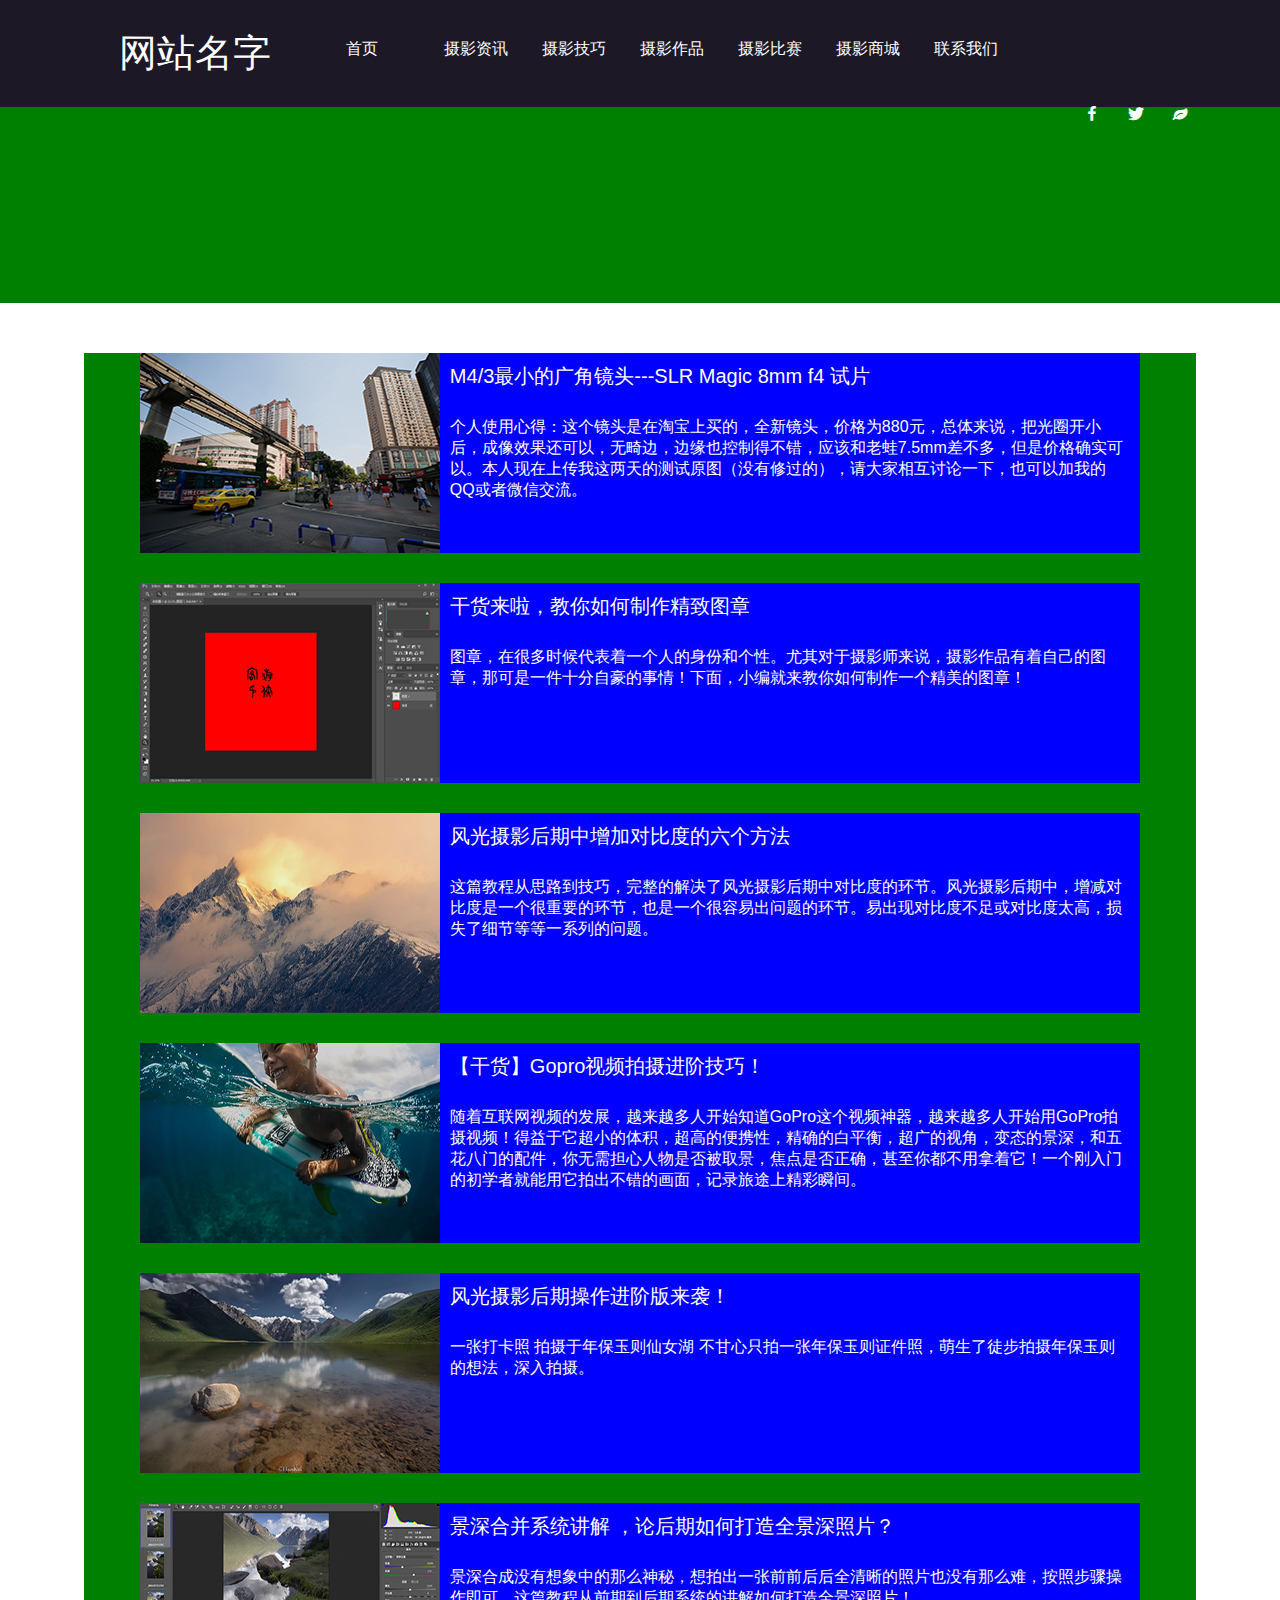
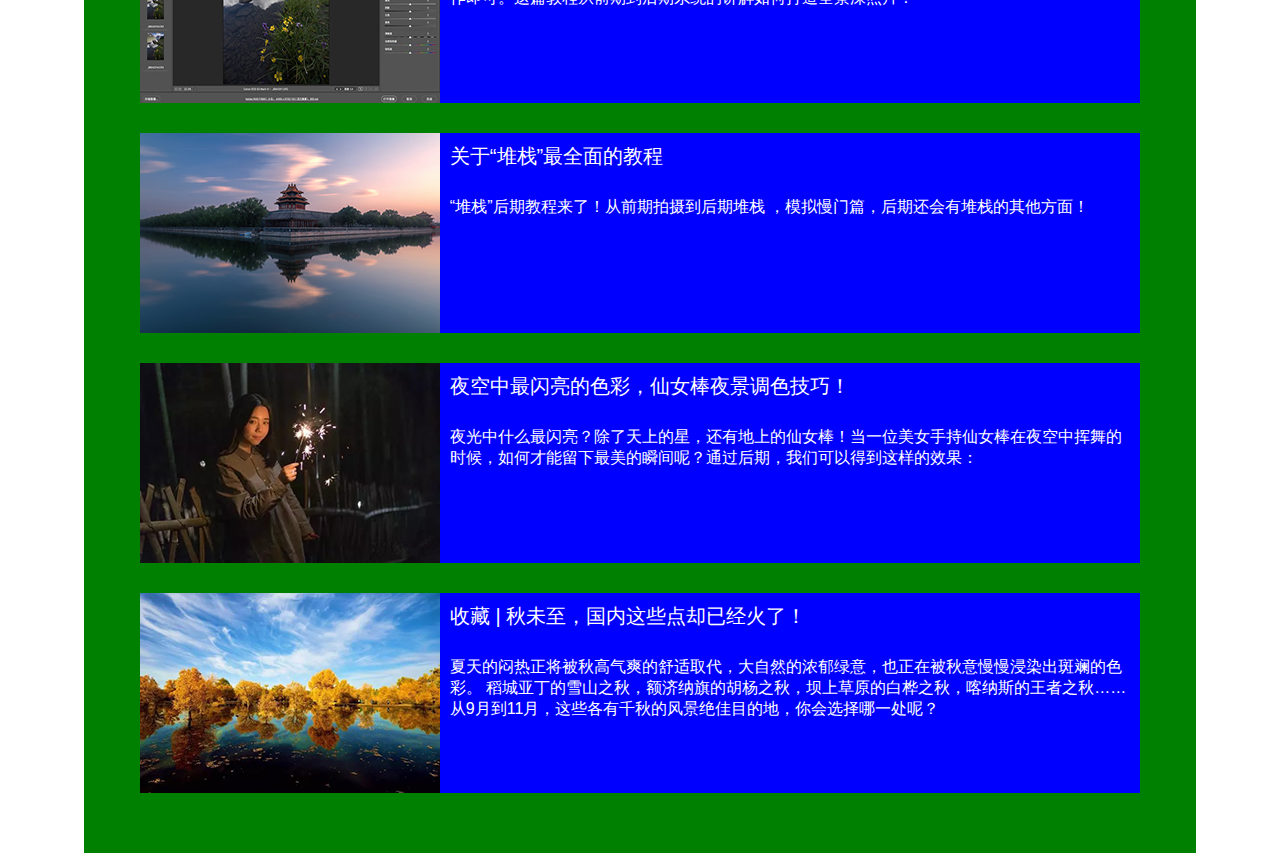
<file: jiqiao.html>
<!DOCTYPE html>
<html lang="en">
<head>
    <meta charset="UTF-8">
    <title>技巧</title>
    <link rel="stylesheet" href="css/jiqiao.css">
    <link rel="stylesheet" href="iconfont/iconfont.css">
</head>
<body>
<header>
    <div class="name">网站名字</div>
    <ul class="daohang">
        <li>首页</li>
        <li>摄影资讯</li>
        <li>摄影技巧</li>
        <li>摄影作品</li>
        <li>摄影比赛</li>
        <li>摄影商城</li>
        <li>联系我们</li>
    </ul>
    <ul class="iconbox">
        <li class="iconfont icon-facebookf"></li>
        <li class="iconfont icon-tuite"></li>
        <li class="iconfont icon-leaf"></li>
    </ul>
</header>
<!--banner开始-->
<section class="banner">

</section>
<!--banner结束-->
<!--技巧开始-->
<section class="jiqiao-box">
  <ul class="jiqiao">
      <li>
          <div class="tupian">
              <img src="img/9726706af473e884468d9b031c23ab73.jpg" alt="">
          </div>
          <div class="zhengwen">
             <span class="title">M4/3最小的广角镜头---SLR Magic 8mm f4 试片</span>
              <span class="neirong">个人使用心得：这个镜头是在淘宝上买的，全新镜头，价格为880元，总体来说，把光圈开小后，成像效果还可以，无畸边，边缘也控制得不错，应该和老蛙7.5mm差不多，但是价格确实可以。本人现在上传我这两天的测试原图（没有修过的），请大家相互讨论一下，也可以加我的QQ或者微信交流。

</span>
          </div>
      </li>
      <li>
          <div class="tupian">
              <img src="img/NB1$F@(_7Q(U4}{~A2$BT)J.png" alt="">
          </div>
          <div class="zhengwen">
              <span class="title">干货来啦，教你如何制作精致图章</span>
              <span class="neirong">
图章，在很多时候代表着一个人的身份和个性。尤其对于摄影师来说，摄影作品有着自己的图章，那可是一件十分自豪的事情！下面，小编就来教你如何制作一个精美的图章！

</span>
          </div>
      </li>
      <li>
          <div class="tupian">
              <img src="img/o_1bpo479jug7qbgn1e9c1uli17kg9.png" alt="">
          </div>
          <div class="zhengwen">
              <span class="title">风光摄影后期中增加对比度的六个方法</span>
              <span class="neirong">
这篇教程从思路到技巧，完整的解决了风光摄影后期中对比度的环节。风光摄影后期中，增减对比度是一个很重要的环节，也是一个很容易出问题的环节。易出现对比度不足或对比度太高，损失了细节等等一系列的问题。
</span>
          </div>
      </li>
      <li>
          <div class="tupian">
              <img src="img/8bc4fbe055e5bcc6be3348fa7d314bba.jpg" alt="">
          </div>
          <div class="zhengwen">
              <span class="title">【干货】Gopro视频拍摄进阶技巧！</span>
              <span class="neirong">随着互联网视频的发展，越来越多人开始知道GoPro这个视频神器，越来越多人开始用GoPro拍摄视频！得益于它超小的体积，超高的便携性，精确的白平衡，超广的视角，变态的景深，和五花八门的配件，你无需担心人物是否被取景，焦点是否正确，甚至你都不用拿着它！一个刚入门的初学者就能用它拍出不错的画面，记录旅途上精彩瞬间。</span>
          </div>
      </li>
      <li>
          <div class="tupian">
              <img src="img/o_1bpd2vuks1aiaepc3eq179eh469.jpg" alt="">
          </div>
          <div class="zhengwen">
              <span class="title">风光摄影后期操作进阶版来袭！</span>
              <span class="neirong">一张打卡照

拍摄于年保玉则仙女湖

不甘心只拍一张年保玉则证件照，萌生了徒步拍摄年保玉则的想法，深入拍摄。</span>
          </div>
      </li>
      <li>
          <div class="tupian">
              <img src="img/4f7d9a70bff0bb6719392317f08ad082.jpg" alt="">
          </div>
          <div class="zhengwen">
              <span class="title">景深合并系统讲解 ，论后期如何打造全景深照片？</span>
              <span class="neirong">景深合成没有想象中的那么神秘，想拍出一张前前后后全清晰的照片也没有那么难，按照步骤操作即可。这篇教程从前期到后期系统的讲解如何打造全景深照片！</span>
          </div>
      </li>
      <li>
          <div class="tupian">
              <img src="img/15184142.jpg" alt="">
          </div>
          <div class="zhengwen">
              <span class="title">关于“堆栈”最全面的教程</span>
              <span class="neirong">“堆栈”后期教程来了！从前期拍摄到后期堆栈 ，模拟慢门篇，后期还会有堆栈的其他方面！</span>
          </div>
      </li>
      <li>
          <div class="tupian">
              <img src="img/e9155b023b85682a48edf7587c1024f6.jpg" alt="">
          </div>
          <div class="zhengwen">
              <span class="title">夜空中最闪亮的色彩，仙女棒夜景调色技巧！</span>
              <span class="neirong">夜光中什么最闪亮？除了天上的星，还有地上的仙女棒！当一位美女手持仙女棒在夜空中挥舞的时候，如何才能留下最美的瞬间呢？通过后期，我们可以得到这样的效果：</span>
          </div>
      </li>
      <li>
          <div class="tupian">
              <img src="img/b4d892ab9dff243231521c88dd84a1e0.jpg" alt="">
          </div>
          <div class="zhengwen">
              <span class="title">收藏 | 秋未至，国内这些点却已经火了！</span>
              <span class="neirong">夏天的闷热正将被秋高气爽的舒适取代，大自然的浓郁绿意，也正在被秋意慢慢浸染出斑斓的色彩。

稻城亚丁的雪山之秋，额济纳旗的胡杨之秋，坝上草原的白桦之秋，喀纳斯的王者之秋……

从9月到11月，这些各有千秋的风景绝佳目的地，你会选择哪一处呢？

</span>
          </div>
      </li>
  </ul>
</section>
<!--技巧结束-->


</body>
</html>
</file>
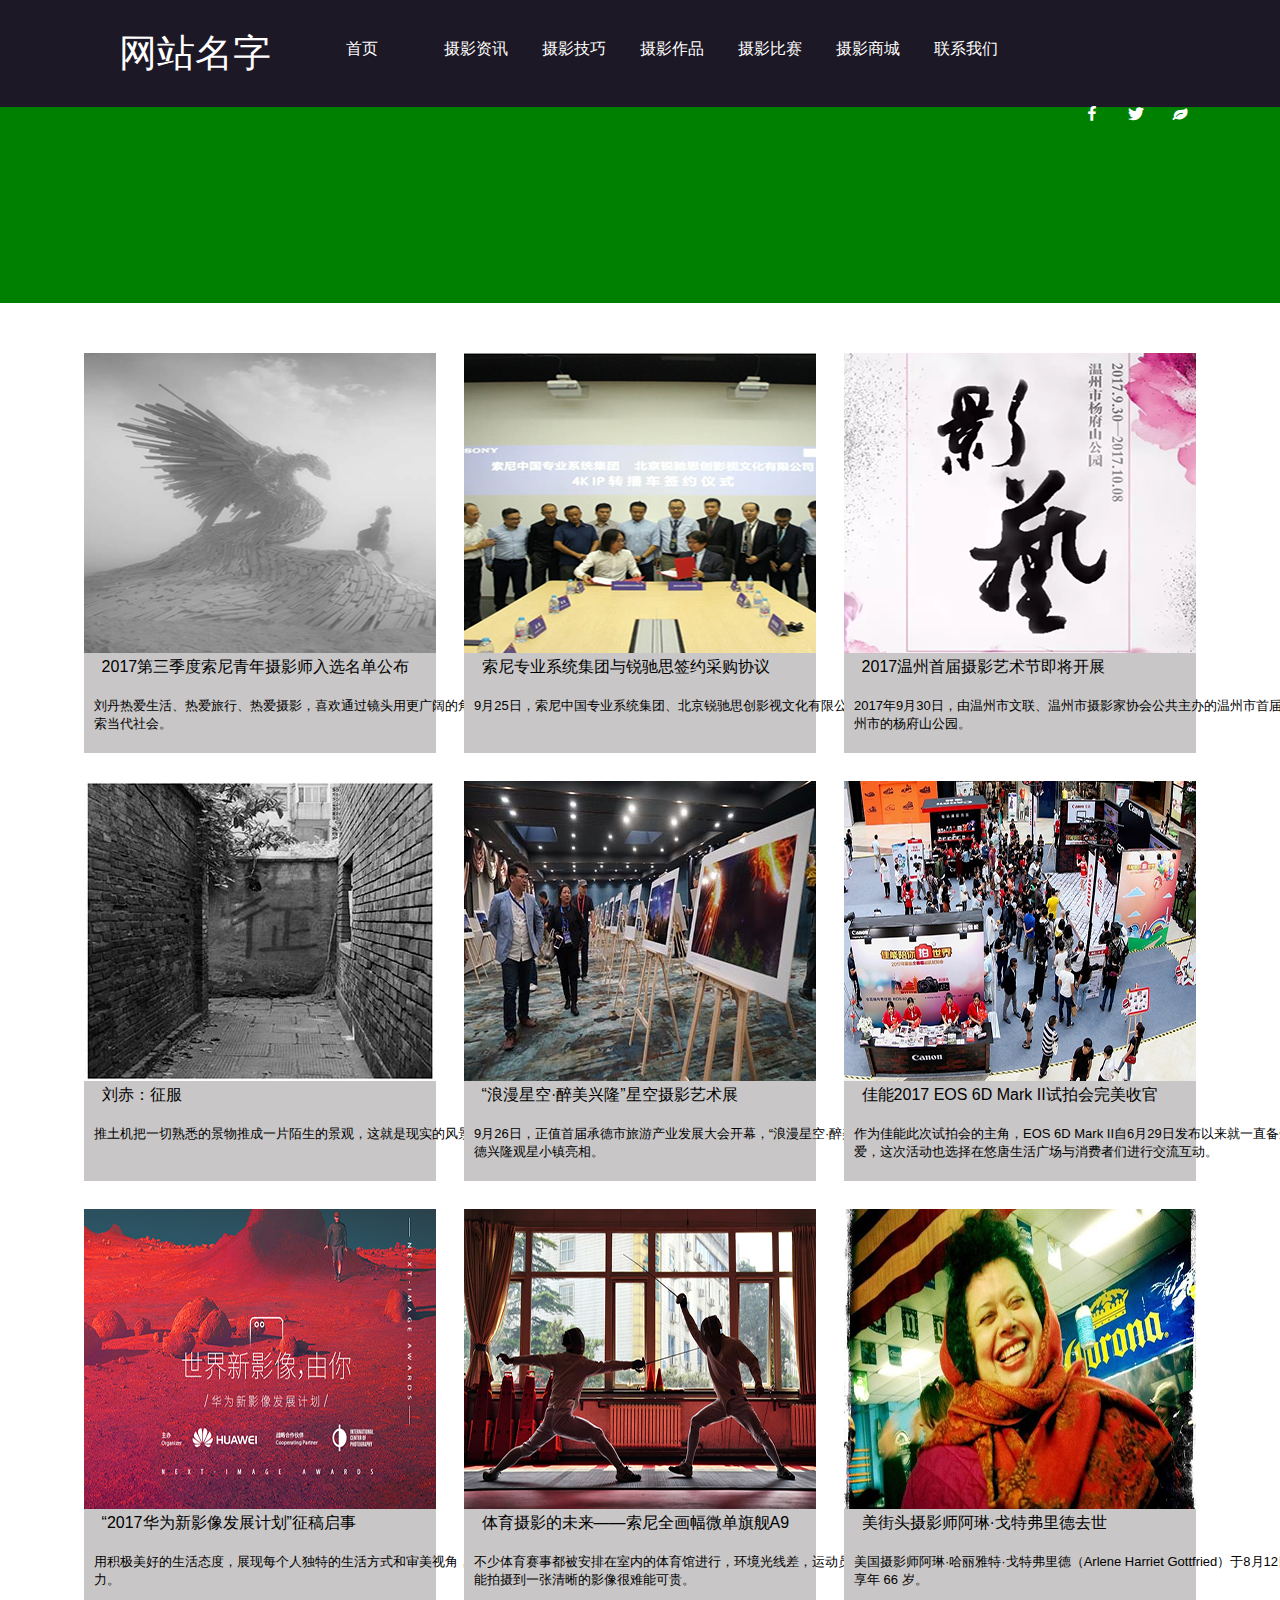
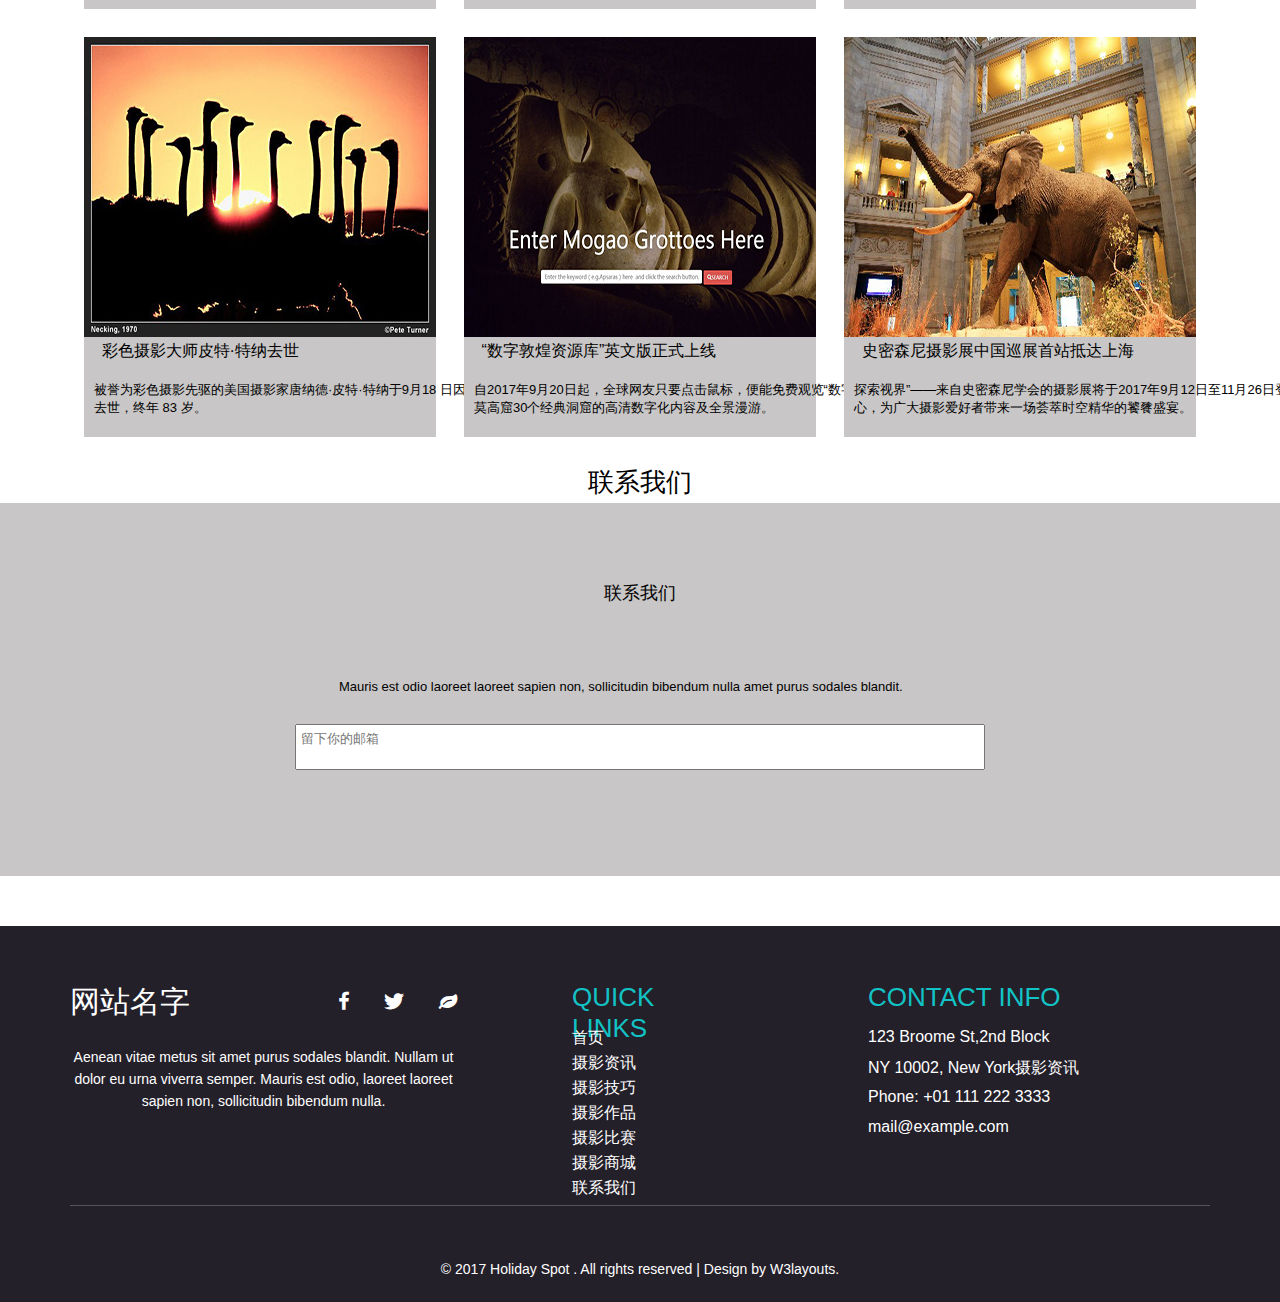
<file: zixun.html>
<!doctype html>
<html lang="en">
<head>
    <meta charset="UTF-8">
    <meta name="viewport"
          content="width=device-width, user-scalable=no, initial-scale=1.0, maximum-scale=1.0, minimum-scale=1.0">
    <meta http-equiv="X-UA-Compatible" content="ie=edge">
    <title>资讯</title>
    <link rel="stylesheet" href="css/zixun.css">
    <link rel="stylesheet" href="iconfont/iconfont.css">
</head>
<body>
<header>
    <div class="name">网站名字</div>
    <ul class="daohang">
        <li>首页</li>
        <li>摄影资讯</li>
        <li>摄影技巧</li>
        <li>摄影作品</li>
        <li>摄影比赛</li>
        <li>摄影商城</li>
        <li>联系我们</li>
    </ul>
    <ul class="iconbox">
        <li class="iconfont icon-facebookf"></li>
        <li class="iconfont icon-tuite"></li>
        <li class="iconfont icon-leaf"></li>
    </ul>
</header>
<!--banner开始-->
<section class="banner">

</section>
<!--banner结束-->
<!--资讯开始-->
<section class="zixun">
 <ul class="zixun-box">
     <li>
         <div class="tupian">
             <img src="img/2017-10-03_125057.png" alt="">
             <span class="title">2017第三季度索尼青年摄影师入选名单公布</span>
             <span class="neirong">刘丹热爱生活、热爱旅行、热爱摄影，喜欢通过镜头用更广阔的角度去认知世界，去探索未知领域，去思索当代社会。</span>
         </div>
     </li>
     <li>
         <div class="tupian">
             <img src="img/2017-10-03_130541.png" alt="">
             <span class="title">索尼专业系统集团与锐驰思签约采购协议</span>
             <span class="neirong">9月25日，索尼中国专业系统集团、北京锐驰思创影视文化有限公司联合发布签约4K/IP转播车采购协议。</span>
         </div>
     </li>
     <li>
         <div class="tupian">
             <img src="img/1506499940735583_02.png" alt="">
             <span class="title">2017温州首届摄影艺术节即将开展</span>
             <span class="neirong">2017年9月30日，由温州市文联、温州市摄影家协会公共主办的温州市首届摄影艺术节即将亮相浙江省温州市的杨府山公园。</span>
         </div>
     </li>
     <li>
         <div class="tupian">
             <img src="img/1506497162295914.jpg" alt="">
             <span class="title">刘赤：征服</span>
             <span class="neirong">推土机把一切熟悉的景物推成一片陌生的景观，这就是现实的风景！</span>
         </div>
     </li>
     <li>
         <div class="tupian">
             <img src="img/1506418265978826.jpg" alt="">
             <span class="title">“浪漫星空·醉美兴隆”星空摄影艺术展</span>
             <span class="neirong">9月26日，正值首届承德市旅游产业发展大会开幕，“浪漫星空·醉美兴隆星空”摄影艺术展也同期在河北承德兴隆观星小镇亮相。</span>
         </div>
     </li>
     <li>
         <div class="tupian">
             <img src="img/1506408898658379.jpg" alt="">
             <span class="title">佳能2017 EOS 6D Mark II试拍会完美收官</span>
             <span class="neirong">作为佳能此次试拍会的主角，EOS 6D Mark II自6月29日发布以来就一直备受摄影爱好者们的追捧与喜爱，这次活动也选择在悠唐生活广场与消费者们进行交流互动。</span>
         </div>
     </li>
     <li>
         <div class="tupian">
             <img src="img/2017-10-03_174444.png" alt="">
             <span class="title">“2017华为新影像发展计划”征稿启事</span>
             <span class="neirong">用积极美好的生活态度，展现每个人独特的生活方式和审美视角，传播华为手机以文化加持科技的影像魅力。</span>
         </div>
     </li>
     <li>
         <div class="tupian">
             <img src="img/1506505804702251.png" alt="">
             <span class="title">体育摄影的未来——索尼全画幅微单旗舰A9</span>
             <span class="neirong">不少体育赛事都被安排在室内的体育馆进行，环境光线差，运动员快节奏是让很多体育摄影师头疼的问题,能拍摄到一张清晰的影像很难能可贵。</span>
         </div>
     </li>
     <li>
         <div class="tupian">
             <img src="img/1506408356278312.jpg" alt="">
             <span class="title">美街头摄影师阿琳·戈特弗里德去世</span>
             <span class="neirong">美国摄影师阿琳·哈丽雅特·戈特弗里德（Arlene Harriet Gottfried）于8月12日在美国的曼哈顿家中去世，享年 66 岁。</span>
         </div>
     </li>
     <li>
         <div class="tupian">
             <img src="img/1506406030776134.jpg" alt="">
             <span class="title">彩色摄影大师皮特·特纳去世</span>
             <span class="neirong">被誉为彩色摄影先驱的美国摄影家唐纳德·皮特·特纳于9月18 日因癌症在位于纽约州长岛温斯科特的家中去世，终年 83 岁。</span>
         </div>
     </li>
     <li>
         <div class="tupian">
             <img src="img/1506062630887167.jpg" alt="">
             <span class="title">“数字敦煌资源库”英文版正式上线</span>
             <span class="neirong">自2017年9月20日起，全球网友只要点击鼠标，便能免费观览“数字敦煌资源库”平台第一期的内容，包括莫高窟30个经典洞窟的高清数字化内容及全景漫游。</span>
         </div>
     </li>
     <li>
         <div class="tupian">
             <img src="img/1503628523188309.jpg" alt="">
             <span class="title">史密森尼摄影展中国巡展首站抵达上海</span>
             <span class="neirong">探索视界”——来自史密森尼学会的摄影展将于2017年9月12日至11月26日登陆上海静安雕塑公园艺术中心，为广大摄影爱好者带来一场荟萃时空精华的饕餮盛宴。</span>
         </div>
     </li>
 </ul>
</section>
<!--资讯结束-->
<!--联系我们开始-->
<div class="lianxiwomen">联系我们</div>
<section class="lianxi">
    <span class="lianxi-title">联系我们</span>
    <span class="neirong">Mauris est odio laoreet laoreet sapien non, sollicitudin bibendum nulla amet purus sodales blandit.</span>
    <textarea name="username" id="" cols="30" rows="10" placeholder="留下你的邮箱"></textarea>
</section>
<!--联系我们结束-->
<!--底部开始-->
<footer>
    <div class="dibu">
        <div class="dibu-left">
            <div class="dibu-left-left">网站名字</div>
            <div class="dibu-icon">
                <a href="" class="iconfont icon-facebookf"></a>
                <a href="" class="iconfont icon-tuite"></a>
                <a href="" class="iconfont icon-leaf"></a>
            </div>
            <span class="dibuwenzi">Aenean vitae metus sit amet purus sodales blandit. Nullam ut dolor eu urna viverra semper. Mauris est odio, laoreet laoreet sapien non, sollicitudin bibendum nulla.</span>
        </div>
        <div class="dibu-right">
            <div class="db1">
                <dl class="dibu-right-title1">QUICK LINKS</dl>
                <dd>首页</dd>
                <dd>摄影资讯</dd>
                <dd>摄影技巧</dd>
                <dd>摄影作品</dd>
                <dd>摄影比赛</dd>
                <dd>摄影商城</dd>
                <dd>联系我们</dd>
            </div>
            <div class="db2">
                <dl class="dibu-right-title2">CONTACT INFO</dl>
                <dd>123 Broome St,2nd Block</dd>
                <dd>NY 10002, New York摄影资讯</dd>
                <dd>Phone: +01 111 222 3333</dd>
                <dd>mail@example.com</dd>
            </div>
        </div>
    </div>
    </div>
    <span class="dibu-bottom">&copy 2017 Holiday Spot . All rights reserved | Design by W3layouts.</span>
</footer>
<!--底部结束-->
</body>
</html>
</file>
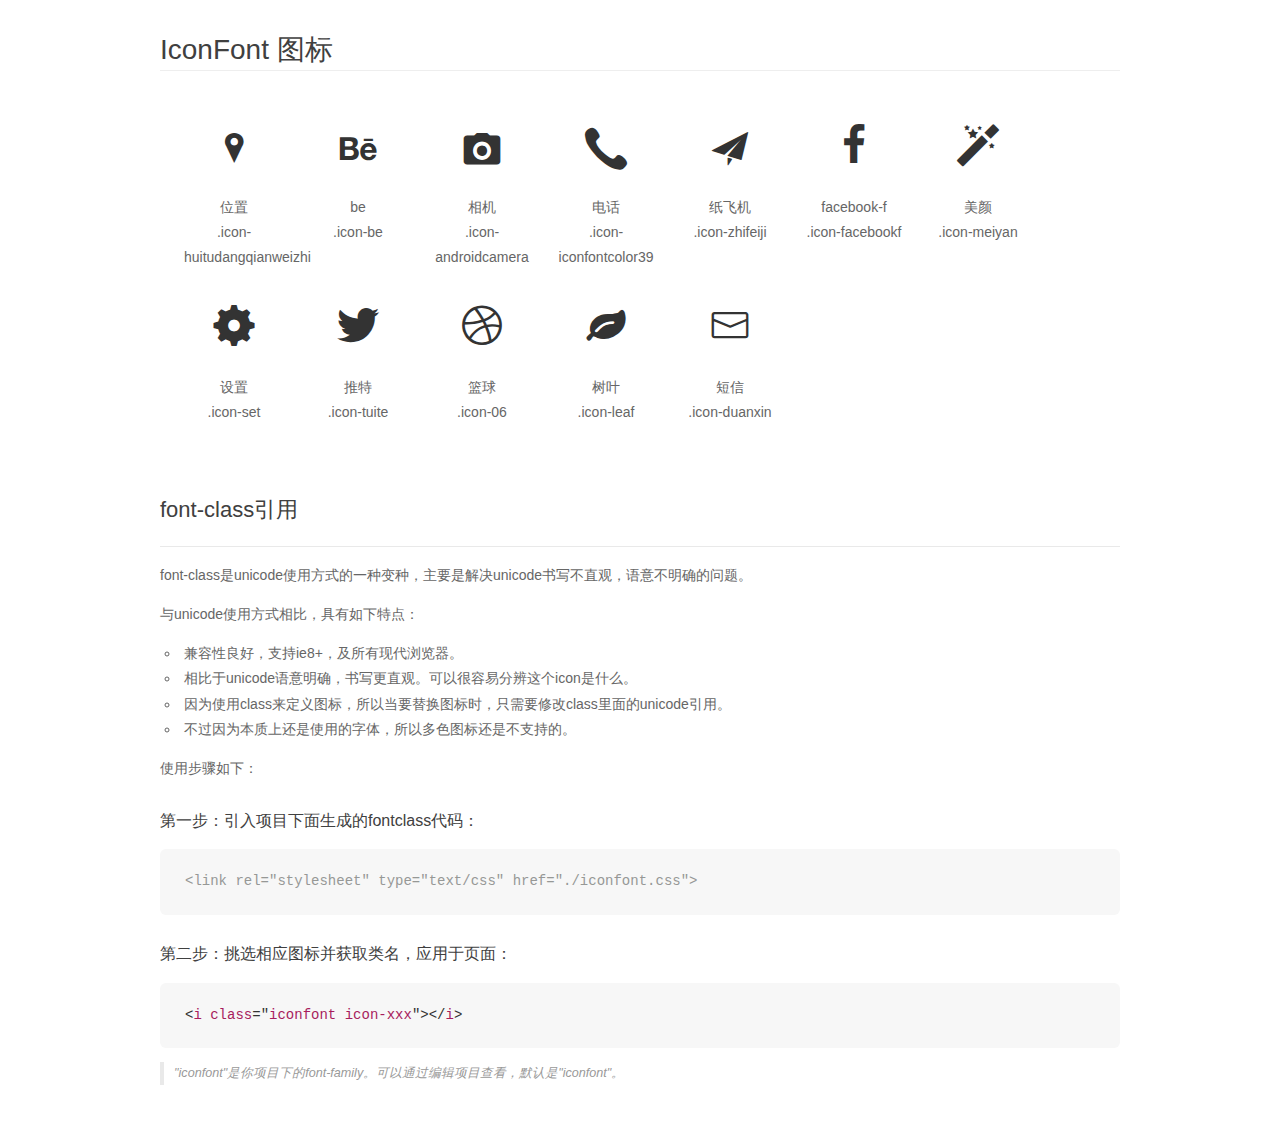
<file: iconfont/demo_fontclass.html>
<!DOCTYPE html>
<html>
<head>
    <meta charset="utf-8"/>
    <title>IconFont</title>
    <link rel="stylesheet" href="demo.css">
    <link rel="stylesheet" href="iconfont.css">
</head>
<body>
    <div class="main markdown">
        <h1>IconFont 图标</h1>
        <ul class="icon_lists clear">
            
                <li>
                <i class="icon iconfont icon-huitudangqianweizhi"></i>
                    <div class="name">位置</div>
                    <div class="fontclass">.icon-huitudangqianweizhi</div>
                </li>
            
                <li>
                <i class="icon iconfont icon-be"></i>
                    <div class="name">be</div>
                    <div class="fontclass">.icon-be</div>
                </li>
            
                <li>
                <i class="icon iconfont icon-androidcamera"></i>
                    <div class="name">相机</div>
                    <div class="fontclass">.icon-androidcamera</div>
                </li>
            
                <li>
                <i class="icon iconfont icon-iconfontcolor39"></i>
                    <div class="name">电话</div>
                    <div class="fontclass">.icon-iconfontcolor39</div>
                </li>
            
                <li>
                <i class="icon iconfont icon-zhifeiji"></i>
                    <div class="name">纸飞机</div>
                    <div class="fontclass">.icon-zhifeiji</div>
                </li>
            
                <li>
                <i class="icon iconfont icon-facebookf"></i>
                    <div class="name">facebook-f</div>
                    <div class="fontclass">.icon-facebookf</div>
                </li>
            
                <li>
                <i class="icon iconfont icon-meiyan"></i>
                    <div class="name">美颜</div>
                    <div class="fontclass">.icon-meiyan</div>
                </li>
            
                <li>
                <i class="icon iconfont icon-set"></i>
                    <div class="name">设置</div>
                    <div class="fontclass">.icon-set</div>
                </li>
            
                <li>
                <i class="icon iconfont icon-tuite"></i>
                    <div class="name">推特</div>
                    <div class="fontclass">.icon-tuite</div>
                </li>
            
                <li>
                <i class="icon iconfont icon-06"></i>
                    <div class="name">篮球</div>
                    <div class="fontclass">.icon-06</div>
                </li>
            
                <li>
                <i class="icon iconfont icon-leaf"></i>
                    <div class="name">树叶</div>
                    <div class="fontclass">.icon-leaf</div>
                </li>
            
                <li>
                <i class="icon iconfont icon-duanxin"></i>
                    <div class="name">短信</div>
                    <div class="fontclass">.icon-duanxin</div>
                </li>
            
        </ul>

        <h2 id="font-class-">font-class引用</h2>
        <hr>

        <p>font-class是unicode使用方式的一种变种，主要是解决unicode书写不直观，语意不明确的问题。</p>
        <p>与unicode使用方式相比，具有如下特点：</p>
        <ul>
        <li>兼容性良好，支持ie8+，及所有现代浏览器。</li>
        <li>相比于unicode语意明确，书写更直观。可以很容易分辨这个icon是什么。</li>
        <li>因为使用class来定义图标，所以当要替换图标时，只需要修改class里面的unicode引用。</li>
        <li>不过因为本质上还是使用的字体，所以多色图标还是不支持的。</li>
        </ul>
        <p>使用步骤如下：</p>
        <h3 id="-fontclass-">第一步：引入项目下面生成的fontclass代码：</h3>


        <pre><code class="lang-js hljs javascript"><span class="hljs-comment">&lt;link rel="stylesheet" type="text/css" href="./iconfont.css"&gt;</span></code></pre>
        <h3 id="-">第二步：挑选相应图标并获取类名，应用于页面：</h3>
        <pre><code class="lang-css hljs">&lt;<span class="hljs-selector-tag">i</span> <span class="hljs-selector-tag">class</span>="<span class="hljs-selector-tag">iconfont</span> <span class="hljs-selector-tag">icon-xxx</span>"&gt;&lt;/<span class="hljs-selector-tag">i</span>&gt;</code></pre>
        <blockquote>
        <p>"iconfont"是你项目下的font-family。可以通过编辑项目查看，默认是"iconfont"。</p>
        </blockquote>
    </div>
</body>
</html>
</file>
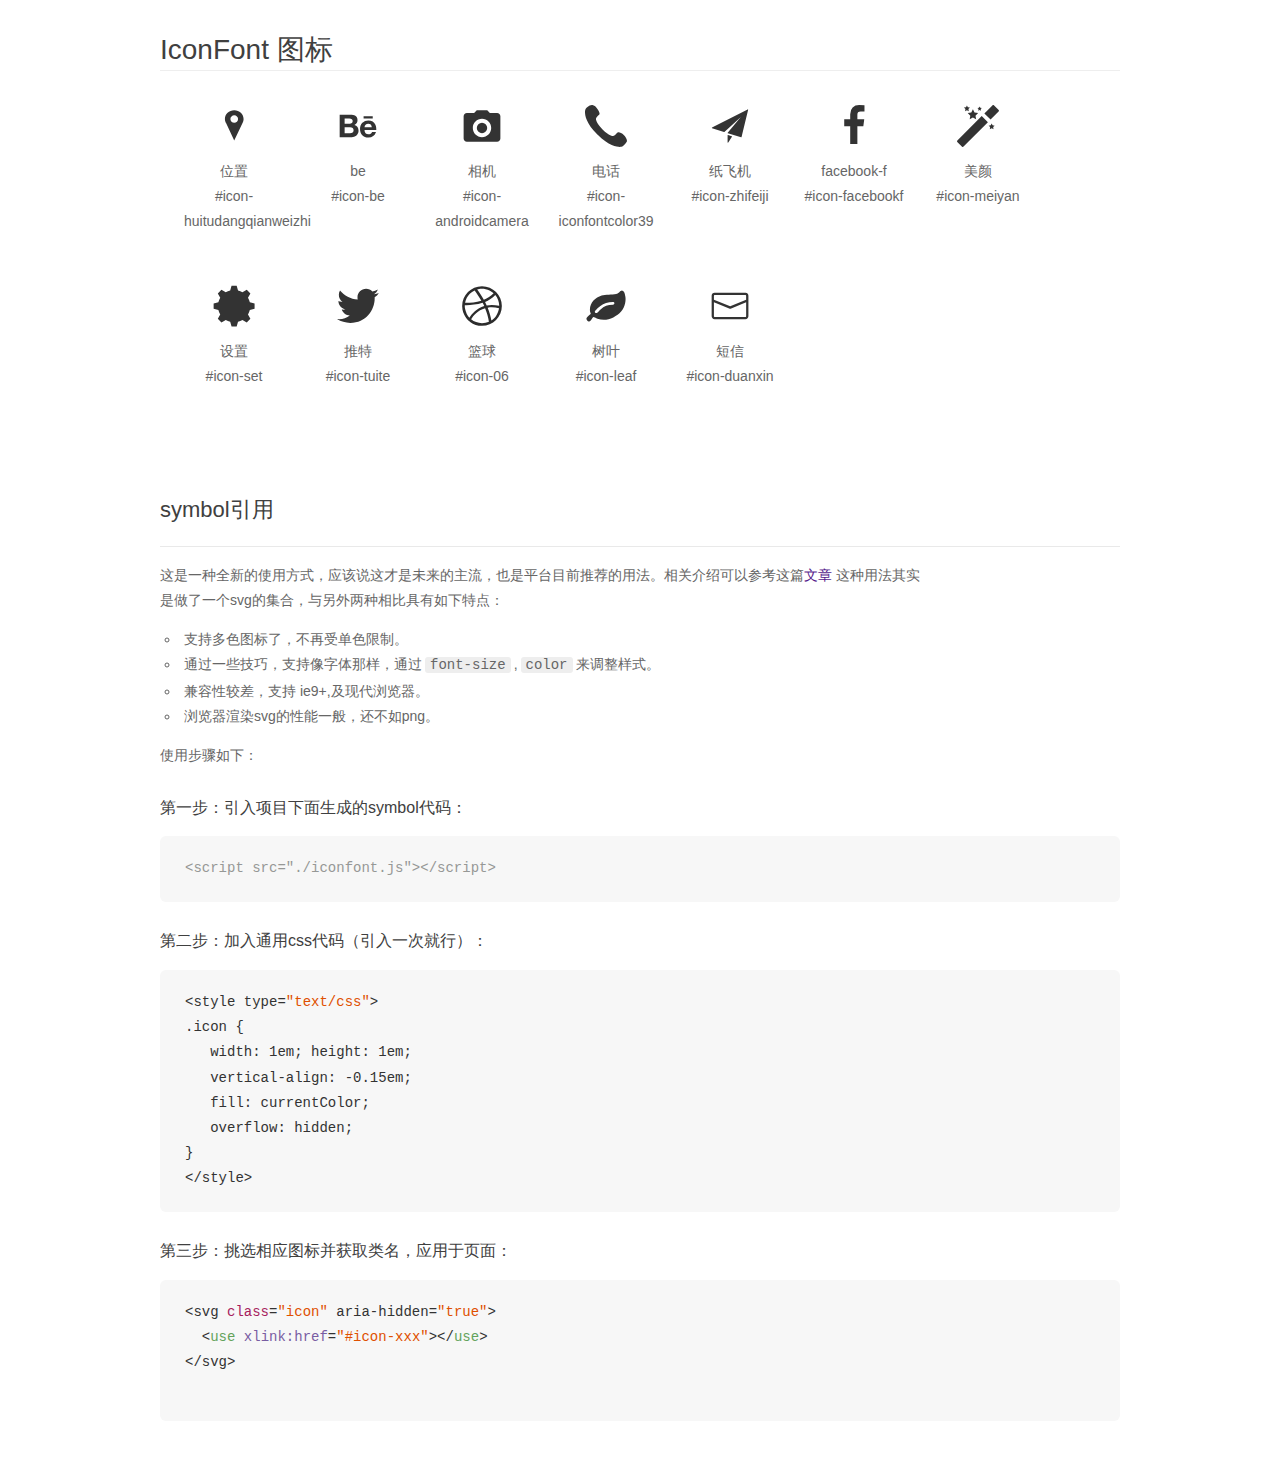
<file: iconfont/demo_symbol.html>
<!DOCTYPE html>
<html>
<head>
    <meta charset="utf-8"/>
    <title>IconFont</title>
    <link rel="stylesheet" href="demo.css">
    <script src="iconfont.js"></script>

    <style type="text/css">
        .icon {
          /* 通过设置 font-size 来改变图标大小 */
          width: 1em; height: 1em;
          /* 图标和文字相邻时，垂直对齐 */
          vertical-align: -0.15em;
          /* 通过设置 color 来改变 SVG 的颜色/fill */
          fill: currentColor;
          /* path 和 stroke 溢出 viewBox 部分在 IE 下会显示
             normalize.css 中也包含这行 */
          overflow: hidden;
        }

    </style>
</head>
<body>
    <div class="main markdown">
        <h1>IconFont 图标</h1>
        <ul class="icon_lists clear">
            
                <li>
                    <svg class="icon" aria-hidden="true">
                        <use xlink:href="#icon-huitudangqianweizhi"></use>
                    </svg>
                    <div class="name">位置</div>
                    <div class="fontclass">#icon-huitudangqianweizhi</div>
                </li>
            
                <li>
                    <svg class="icon" aria-hidden="true">
                        <use xlink:href="#icon-be"></use>
                    </svg>
                    <div class="name">be</div>
                    <div class="fontclass">#icon-be</div>
                </li>
            
                <li>
                    <svg class="icon" aria-hidden="true">
                        <use xlink:href="#icon-androidcamera"></use>
                    </svg>
                    <div class="name">相机</div>
                    <div class="fontclass">#icon-androidcamera</div>
                </li>
            
                <li>
                    <svg class="icon" aria-hidden="true">
                        <use xlink:href="#icon-iconfontcolor39"></use>
                    </svg>
                    <div class="name">电话</div>
                    <div class="fontclass">#icon-iconfontcolor39</div>
                </li>
            
                <li>
                    <svg class="icon" aria-hidden="true">
                        <use xlink:href="#icon-zhifeiji"></use>
                    </svg>
                    <div class="name">纸飞机</div>
                    <div class="fontclass">#icon-zhifeiji</div>
                </li>
            
                <li>
                    <svg class="icon" aria-hidden="true">
                        <use xlink:href="#icon-facebookf"></use>
                    </svg>
                    <div class="name">facebook-f</div>
                    <div class="fontclass">#icon-facebookf</div>
                </li>
            
                <li>
                    <svg class="icon" aria-hidden="true">
                        <use xlink:href="#icon-meiyan"></use>
                    </svg>
                    <div class="name">美颜</div>
                    <div class="fontclass">#icon-meiyan</div>
                </li>
            
                <li>
                    <svg class="icon" aria-hidden="true">
                        <use xlink:href="#icon-set"></use>
                    </svg>
                    <div class="name">设置</div>
                    <div class="fontclass">#icon-set</div>
                </li>
            
                <li>
                    <svg class="icon" aria-hidden="true">
                        <use xlink:href="#icon-tuite"></use>
                    </svg>
                    <div class="name">推特</div>
                    <div class="fontclass">#icon-tuite</div>
                </li>
            
                <li>
                    <svg class="icon" aria-hidden="true">
                        <use xlink:href="#icon-06"></use>
                    </svg>
                    <div class="name">篮球</div>
                    <div class="fontclass">#icon-06</div>
                </li>
            
                <li>
                    <svg class="icon" aria-hidden="true">
                        <use xlink:href="#icon-leaf"></use>
                    </svg>
                    <div class="name">树叶</div>
                    <div class="fontclass">#icon-leaf</div>
                </li>
            
                <li>
                    <svg class="icon" aria-hidden="true">
                        <use xlink:href="#icon-duanxin"></use>
                    </svg>
                    <div class="name">短信</div>
                    <div class="fontclass">#icon-duanxin</div>
                </li>
            
        </ul>


        <h2 id="symbol-">symbol引用</h2>
        <hr>

        <p>这是一种全新的使用方式，应该说这才是未来的主流，也是平台目前推荐的用法。相关介绍可以参考这篇<a href="">文章</a>
        这种用法其实是做了一个svg的集合，与另外两种相比具有如下特点：</p>
        <ul>
          <li>支持多色图标了，不再受单色限制。</li>
          <li>通过一些技巧，支持像字体那样，通过<code>font-size</code>,<code>color</code>来调整样式。</li>
          <li>兼容性较差，支持 ie9+,及现代浏览器。</li>
          <li>浏览器渲染svg的性能一般，还不如png。</li>
        </ul>
        <p>使用步骤如下：</p>
        <h3 id="-symbol-">第一步：引入项目下面生成的symbol代码：</h3>
        <pre><code class="lang-js hljs javascript"><span class="hljs-comment">&lt;script src="./iconfont.js"&gt;&lt;/script&gt;</span></code></pre>
        <h3 id="-css-">第二步：加入通用css代码（引入一次就行）：</h3>
        <pre><code class="lang-js hljs javascript">&lt;style type=<span class="hljs-string">"text/css"</span>&gt;
.icon {
   width: <span class="hljs-number">1</span>em; height: <span class="hljs-number">1</span>em;
   vertical-align: <span class="hljs-number">-0.15</span>em;
   fill: currentColor;
   overflow: hidden;
}
&lt;<span class="hljs-regexp">/style&gt;</span></code></pre>
        <h3 id="-">第三步：挑选相应图标并获取类名，应用于页面：</h3>
        <pre><code class="lang-js hljs javascript">&lt;svg <span class="hljs-class"><span class="hljs-keyword">class</span></span>=<span class="hljs-string">"icon"</span> aria-hidden=<span class="hljs-string">"true"</span>&gt;<span class="xml"><span class="hljs-tag">
  &lt;<span class="hljs-name">use</span> <span class="hljs-attr">xlink:href</span>=<span class="hljs-string">"#icon-xxx"</span>&gt;</span><span class="hljs-tag">&lt;/<span class="hljs-name">use</span>&gt;</span>
</span>&lt;<span class="hljs-regexp">/svg&gt;
        </span></code></pre>
    </div>
</body>
</html>
</file>
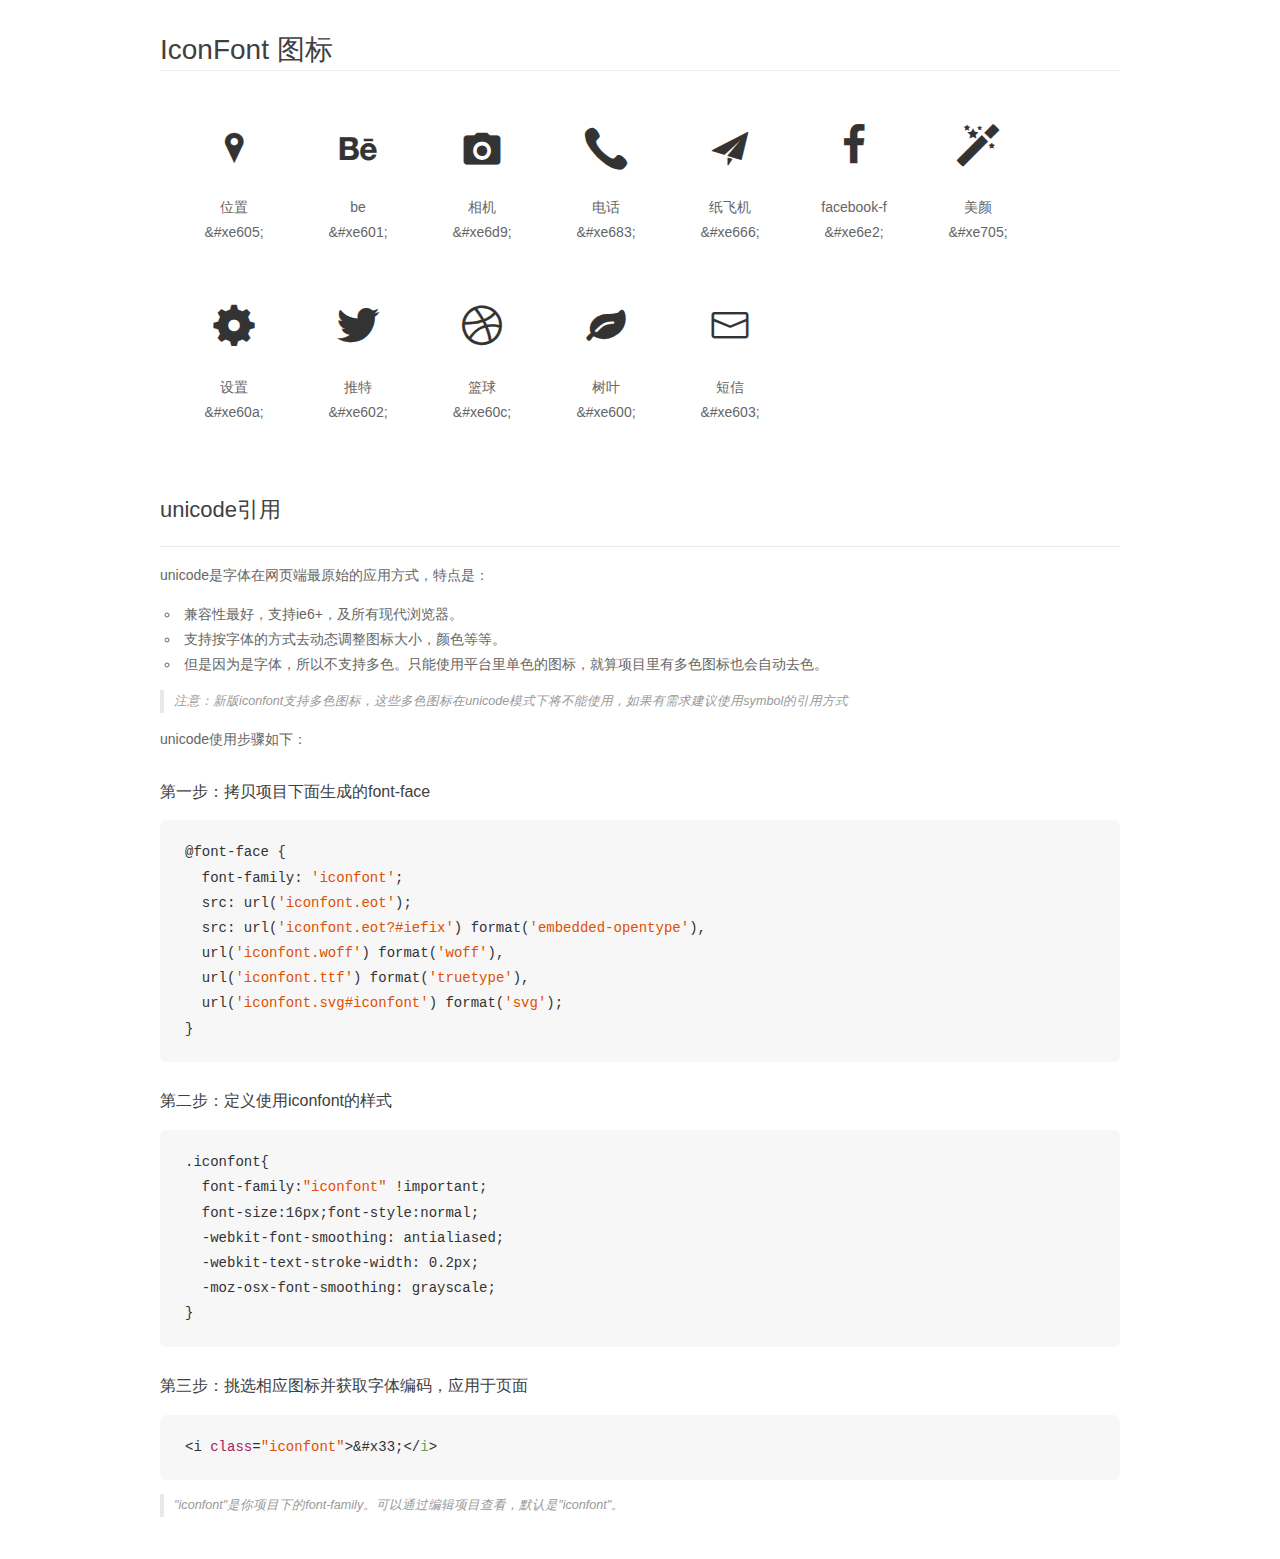
<file: iconfont/demo_unicode.html>
<!DOCTYPE html>
<html>
<head>
    <meta charset="utf-8"/>
    <title>IconFont</title>
    <link rel="stylesheet" href="demo.css">

    <style type="text/css">

        @font-face {font-family: "iconfont";
          src: url('iconfont.eot'); /* IE9*/
          src: url('iconfont.eot#iefix') format('embedded-opentype'), /* IE6-IE8 */
          url('iconfont.woff') format('woff'), /* chrome, firefox */
          url('iconfont.ttf') format('truetype'), /* chrome, firefox, opera, Safari, Android, iOS 4.2+*/
          url('iconfont.svg#iconfont') format('svg'); /* iOS 4.1- */
        }

        .iconfont {
          font-family:"iconfont" !important;
          font-size:16px;
          font-style:normal;
          -webkit-font-smoothing: antialiased;
          -webkit-text-stroke-width: 0.2px;
          -moz-osx-font-smoothing: grayscale;
        }

    </style>
</head>
<body>
    <div class="main markdown">
        <h1>IconFont 图标</h1>
        <ul class="icon_lists clear">
            
                <li>
                <i class="icon iconfont">&#xe605;</i>
                    <div class="name">位置</div>
                    <div class="code">&amp;#xe605;</div>
                </li>
            
                <li>
                <i class="icon iconfont">&#xe601;</i>
                    <div class="name">be</div>
                    <div class="code">&amp;#xe601;</div>
                </li>
            
                <li>
                <i class="icon iconfont">&#xe6d9;</i>
                    <div class="name">相机</div>
                    <div class="code">&amp;#xe6d9;</div>
                </li>
            
                <li>
                <i class="icon iconfont">&#xe683;</i>
                    <div class="name">电话</div>
                    <div class="code">&amp;#xe683;</div>
                </li>
            
                <li>
                <i class="icon iconfont">&#xe666;</i>
                    <div class="name">纸飞机</div>
                    <div class="code">&amp;#xe666;</div>
                </li>
            
                <li>
                <i class="icon iconfont">&#xe6e2;</i>
                    <div class="name">facebook-f</div>
                    <div class="code">&amp;#xe6e2;</div>
                </li>
            
                <li>
                <i class="icon iconfont">&#xe705;</i>
                    <div class="name">美颜</div>
                    <div class="code">&amp;#xe705;</div>
                </li>
            
                <li>
                <i class="icon iconfont">&#xe60a;</i>
                    <div class="name">设置</div>
                    <div class="code">&amp;#xe60a;</div>
                </li>
            
                <li>
                <i class="icon iconfont">&#xe602;</i>
                    <div class="name">推特</div>
                    <div class="code">&amp;#xe602;</div>
                </li>
            
                <li>
                <i class="icon iconfont">&#xe60c;</i>
                    <div class="name">篮球</div>
                    <div class="code">&amp;#xe60c;</div>
                </li>
            
                <li>
                <i class="icon iconfont">&#xe600;</i>
                    <div class="name">树叶</div>
                    <div class="code">&amp;#xe600;</div>
                </li>
            
                <li>
                <i class="icon iconfont">&#xe603;</i>
                    <div class="name">短信</div>
                    <div class="code">&amp;#xe603;</div>
                </li>
            
        </ul>
        <h2 id="unicode-">unicode引用</h2>
        <hr>

        <p>unicode是字体在网页端最原始的应用方式，特点是：</p>
        <ul>
        <li>兼容性最好，支持ie6+，及所有现代浏览器。</li>
        <li>支持按字体的方式去动态调整图标大小，颜色等等。</li>
        <li>但是因为是字体，所以不支持多色。只能使用平台里单色的图标，就算项目里有多色图标也会自动去色。</li>
        </ul>
        <blockquote>
        <p>注意：新版iconfont支持多色图标，这些多色图标在unicode模式下将不能使用，如果有需求建议使用symbol的引用方式</p>
        </blockquote>
        <p>unicode使用步骤如下：</p>
        <h3 id="-font-face">第一步：拷贝项目下面生成的font-face</h3>
        <pre><code class="lang-js hljs javascript">@font-face {
  font-family: <span class="hljs-string">'iconfont'</span>;
  src: url(<span class="hljs-string">'iconfont.eot'</span>);
  src: url(<span class="hljs-string">'iconfont.eot?#iefix'</span>) format(<span class="hljs-string">'embedded-opentype'</span>),
  url(<span class="hljs-string">'iconfont.woff'</span>) format(<span class="hljs-string">'woff'</span>),
  url(<span class="hljs-string">'iconfont.ttf'</span>) format(<span class="hljs-string">'truetype'</span>),
  url(<span class="hljs-string">'iconfont.svg#iconfont'</span>) format(<span class="hljs-string">'svg'</span>);
}
</code></pre>
        <h3 id="-iconfont-">第二步：定义使用iconfont的样式</h3>
        <pre><code class="lang-js hljs javascript">.iconfont{
  font-family:<span class="hljs-string">"iconfont"</span> !important;
  font-size:<span class="hljs-number">16</span>px;font-style:normal;
  -webkit-font-smoothing: antialiased;
  -webkit-text-stroke-width: <span class="hljs-number">0.2</span>px;
  -moz-osx-font-smoothing: grayscale;
}
</code></pre>
        <h3 id="-">第三步：挑选相应图标并获取字体编码，应用于页面</h3>
        <pre><code class="lang-js hljs javascript">&lt;i <span class="hljs-class"><span class="hljs-keyword">class</span></span>=<span class="hljs-string">"iconfont"</span>&gt;&amp;#x33;<span class="xml"><span class="hljs-tag">&lt;/<span class="hljs-name">i</span>&gt;</span></span></code></pre>

        <blockquote>
        <p>"iconfont"是你项目下的font-family。可以通过编辑项目查看，默认是"iconfont"。</p>
        </blockquote>
    </div>


</body>
</html>
</file>
<file: css/jiqiao.css>
@import url('base.css');
header{
    width:100%;
    height: 107px;
    background: #1d1825;
}
.name{
    width: 218px;
    height:100%;
    font-size: 38px;
    text-align: center;
    line-height: 107px;
    color:#fff;
    margin-left: 86px;
    float: left;

}
.daohang{
    width:776px;
    height:23px;
    float: left;
    margin-left: 42px;
    margin-top: 41px;
}
.daohang>li{
    width: 80px;
    height:23px;
    float: left;
    margin-right: 18px;
    font-size: 16px;
    line-height:16px;
    color:#fff;
}
.daohang>li:last-child{
    margin-right: 0;
}
.iconbox{
    width:110px;
    height:18px;
    margin-top:42px;
    margin-right:86px;
    float: right;
}
.iconbox li{
    color:#fff;
    float: left;
    margin-right: 28px;
}
.iconbox>li:last-child{
    margin-right: 0;
}
/*banner开始*/
.banner{
    width: 100%;
    height: 196px;
    background: green;
    margin-bottom: 50px;
}
/*banner结束*/
/*技巧开始*/
.jiqiao-box{
    width: 1112px;
    height: 1700px;
    background: yellow;
    margin:0 auto;
}
.jiqiao{
    width: 100%;
    height: 2100px;
    background: green;
}
.jiqiao li{
    width: 90%;
    height:200px;
    background: red;
    margin:30px auto;
}
.tupian{
    width: 30%;
    height: 100%;
    background: pink;
    float:left;
}
.zhengwen{
    width: 70%;
    height: 100%;
    background: blue;
    float: right;
    padding:10px;
}
.title{
    display: block;
    width: 100%;
    height: 30%;
    font-size: 20px;
    color:#fff;
}
.neirong{
    width: 100%;
    height: 70%;
    color:#fff;
}
/*技巧结束*/
</file>
<file: iconfont/iconfont.css>
@font-face {font-family: "iconfont";
  src: url('iconfont.eot?t=1503999518567'); /* IE9*/
  src: url('iconfont.eot?t=1503999518567#iefix') format('embedded-opentype'), /* IE6-IE8 */
  url('[data-uri]') format('woff'),
  url('iconfont.ttf?t=1503999518567') format('truetype'), /* chrome, firefox, opera, Safari, Android, iOS 4.2+*/
  url('iconfont.svg?t=1503999518567#iconfont') format('svg'); /* iOS 4.1- */
}

.iconfont {
  font-family:"iconfont" !important;
  font-size:16px;
  font-style:normal;
  -webkit-font-smoothing: antialiased;
  -moz-osx-font-smoothing: grayscale;
}

.icon-huitudangqianweizhi:before { content: "\e605"; }

.icon-be:before { content: "\e601"; }

.icon-androidcamera:before { content: "\e6d9"; }

.icon-iconfontcolor39:before { content: "\e683"; }

.icon-zhifeiji:before { content: "\e666"; }

.icon-facebookf:before { content: "\e6e2"; }

.icon-meiyan:before { content: "\e705"; }

.icon-set:before { content: "\e60a"; }

.icon-tuite:before { content: "\e602"; }

.icon-06:before { content: "\e60c"; }

.icon-leaf:before { content: "\e600"; }

.icon-duanxin:before { content: "\e603"; }
</file>
<file: css/zixun.css>
@import url('base.css');
header{
    width:100%;
    height: 107px;
    background: #1d1825;
}
.name{
    width: 218px;
    height:100%;
    font-size: 38px;
    text-align: center;
    line-height: 107px;
    color:#fff;
    margin-left: 86px;
    float: left;

}
.daohang{
    width:776px;
    height:23px;
    float: left;
    margin-left: 42px;
    margin-top: 41px;
}
.daohang>li{
    width: 80px;
    height:23px;
    float: left;
    margin-right: 18px;
    font-size: 16px;
    line-height:16px;
    color:#fff;
}
.daohang>li:last-child{
    margin-right: 0;
}
.iconbox{
    width:110px;
    height:18px;
    margin-top:42px;
    margin-right:86px;
    float: right;
}
.iconbox li{
    color:#fff;
    float: left;
    margin-right: 28px;
}
.iconbox>li:last-child{
    margin-right: 0;
}
/*banner开始*/
.banner{
    width: 100%;
    height: 196px;
    background: green;
    margin-bottom: 50px;
}
/*banner结束*/
/*资讯开始*/
.zixun{
    width: 100%;
    height: auto;
}
.zixun-box{
    width: 1112px;
    height:1700px;
    margin:0 auto;
}
.zixun-box li{
    display: block;
    float: left;
    width: 352px;
    height: 400px;
    background:#c8c6c6;
    margin-right: 28px;
    margin-bottom: 28px;
}
.zixun-box li:nth-child(3n){
    margin-right: 0;
}
.tupian{
    width: 352px;
    height: 300px;
}
.title{
    display: block;
    width: 90%;
    height: 30px;
    font-size: 16px;
    line-height:20px;
    margin: 0 auto;

}
.neirong{
    padding:10px 10px;
    font-size: 14px;
}
/*资讯结束*/

/*联系我们开始*/
.lianxiwomen{
    width: 258px;
    height:50px;
    margin:0 auto;
    font-size: 26px;
    text-align: center;
}
.lianxi{
    width: 100%;
    height:373px;
    background: #c8c6c6;
    overflow: hidden;
    margin-bottom: 50px;
}
.lianxi-title{
    display: block;
    width: 206px;
    height: 30px;
    margin:78px auto;
    background: #c8c6c6;
    font-size: 18px;
    text-align: center;
    margin-bottom: 58px;
}
.neirong{
    width: 622px;
    height: 13px;
    font-size: 13px;
    display: block;
    margin:0 auto;
    margin-bottom:35px;
}
textarea{
    resize: none;
    width: 690px;
    height: 46px;
    display: block;
    margin:0 auto;
    padding:5px 5px;
}
/*联系我们结束*/
/*底部开始*/
footer{
    width: 100%;
    height:376px;
    background:#24202a;
    overflow: hidden;
}
.dibu{
    width:1140px;
    height: 224px;
    background:#24202a;
    margin:56px auto;
    border-bottom: 1px solid #57545b;
}
.dibu-left{
    width: 388px;
    height: 222px;
    background:#24202a;
    overflow: hidden;
    float: left;
}
.dibu-left-left{
    width: 168px;
    height: 30px;
    float:left;
    margin-right: 94px;
    font-size: 30px;
    color:#fff;
}
.dibu-icon{
    width: 124px;
    height: 30px;
    float: right;
    background:#24202a;

}
.dibu-icon .icon-facebookf{
    float: left;
    font-size: 20px;
    color:#fff;
    line-height: 40px;
    margin-right: 30px;
}
.dibu-icon .icon-tuite{
    float: left;
    font-size: 20px;
    color:#fff;
    line-height: 40px;
    margin-right: 21px;

}
.dibu-icon .icon-leaf{
    float: right;
    font-size: 20px;
    color:#fff;
    line-height: 40px;
}
.dibuwenzi{
    display: block;
    width: 387px;
    height: 71px;
    font-size: 14px;
    color: #fff;
    margin-top: 64px;
    text-align: center;
    line-height: 22px;
}
.dibu-right{
    width: 650px;
    height: 222px;
    background:#24202a;
    float: right;
}
.db1{
    width: 150px;
    height: 222px;
    float: left;
    margin-left: 12px;
    margin-right: 134px;
}
.dibu-right-title1{
    width: 164px;
    height: 30px;
    font-size: 26px;
    margin-bottom: 16px;
    color: #12c3c6;
}
.db1 dd{
    width: 150px;
    height: 11px;
    margin-bottom: 14px;
    color: #fff;

}
.db2{
    width: 150px;
    height: 222px;
    float: left;
}
.dibu-right-title2{
    width: 199px;
    height: 30px;
    font-size: 26px;
    margin-bottom: 16px;
    color: #12c3c6;
    margin-left: 12px;
    margin-right: 134px;
}
.db2 dd{
    width: 222px;
    height: 11px;
    margin-bottom: 19px;
    margin-left: 12px;
    margin-right: 134px;
    color: #fff;
}
.dibu-bottom{
    display: block;
    width: 494px;
    height: 14px;
    font-size: 14px;
    text-align: center;
    line-height: 14px;
    color: #fff;
    margin: 0 auto;
}
</file>
<file: iconfont/demo.css>
*{margin: 0;padding: 0;list-style: none;}
/*
KISSY CSS Reset
理念：1. reset 的目的不是清除浏览器的默认样式，这仅是部分工作。清除和重置是紧密不可分的。
2. reset 的目的不是让默认样式在所有浏览器下一致，而是减少默认样式有可能带来的问题。
3. reset 期望提供一套普适通用的基础样式。但没有银弹，推荐根据具体需求，裁剪和修改后再使用。
特色：1. 适应中文；2. 基于最新主流浏览器。
维护：玉伯<lifesinger@gmail.com>, 正淳<ragecarrier@gmail.com>
 */

/** 清除内外边距 **/
body, h1, h2, h3, h4, h5, h6, hr, p, blockquote, /* structural elements 结构元素 */
dl, dt, dd, ul, ol, li, /* list elements 列表元素 */
pre, /* text formatting elements 文本格式元素 */
form, fieldset, legend, button, input, textarea, /* form elements 表单元素 */
th, td /* table elements 表格元素 */ {
  margin: 0;
  padding: 0;
}

/** 设置默认字体 **/
body,
button, input, select, textarea /* for ie */ {
  font: 12px/1.5 tahoma, arial, \5b8b\4f53, sans-serif;
}
h1, h2, h3, h4, h5, h6 { font-size: 100%; }
address, cite, dfn, em, var { font-style: normal; } /* 将斜体扶正 */
code, kbd, pre, samp { font-family: courier new, courier, monospace; } /* 统一等宽字体 */
small { font-size: 12px; } /* 小于 12px 的中文很难阅读，让 small 正常化 */

/** 重置列表元素 **/
ul, ol { list-style: none; }

/** 重置文本格式元素 **/
a { text-decoration: none; }
a:hover { text-decoration: underline; }


/** 重置表单元素 **/
legend { color: #000; } /* for ie6 */
fieldset, img { border: 0; } /* img 搭车：让链接里的 img 无边框 */
button, input, select, textarea { font-size: 100%; } /* 使得表单元素在 ie 下能继承字体大小 */
/* 注：optgroup 无法扶正 */

/** 重置表格元素 **/
table { border-collapse: collapse; border-spacing: 0; }

/* 清除浮动 */
.ks-clear:after, .clear:after {
  content: '\20';
  display: block;
  height: 0;
  clear: both;
}
.ks-clear, .clear {
  *zoom: 1;
}

.main {
  padding: 30px 100px;
width: 960px;
margin: 0 auto;
}
.main h1{font-size:36px; color:#333; text-align:left;margin-bottom:30px; border-bottom: 1px solid #eee;}

.helps{margin-top:40px;}
.helps pre{
  padding:20px;
  margin:10px 0;
  border:solid 1px #e7e1cd;
  background-color: #fffdef;
  overflow: auto;
}

.icon_lists{
  width: 100% !important;

}

.icon_lists li{
  float:left;
  width: 100px;
  height:180px;
  text-align: center;
  list-style: none !important;
}
.icon_lists .icon{
  font-size: 42px;
  line-height: 100px;
  margin: 10px 0;
  color:#333;
  -webkit-transition: font-size 0.25s ease-out 0s;
  -moz-transition: font-size 0.25s ease-out 0s;
  transition: font-size 0.25s ease-out 0s;

}
.icon_lists .icon:hover{
  font-size: 100px;
}



.markdown {
  color: #666;
  font-size: 14px;
  line-height: 1.8;
}

.highlight {
  line-height: 1.5;
}

.markdown img {
  vertical-align: middle;
  max-width: 100%;
}

.markdown h1 {
  color: #404040;
  font-weight: 500;
  line-height: 40px;
  margin-bottom: 24px;
}

.markdown h2,
.markdown h3,
.markdown h4,
.markdown h5,
.markdown h6 {
  color: #404040;
  margin: 1.6em 0 0.6em 0;
  font-weight: 500;
  clear: both;
}

.markdown h1 {
  font-size: 28px;
}

.markdown h2 {
  font-size: 22px;
}

.markdown h3 {
  font-size: 16px;
}

.markdown h4 {
  font-size: 14px;
}

.markdown h5 {
  font-size: 12px;
}

.markdown h6 {
  font-size: 12px;
}

.markdown hr {
  height: 1px;
  border: 0;
  background: #e9e9e9;
  margin: 16px 0;
  clear: both;
}

.markdown p,
.markdown pre {
  margin: 1em 0;
}

.markdown > p,
.markdown > blockquote,
.markdown > .highlight,
.markdown > ol,
.markdown > ul {
  width: 80%;
}

.markdown ul > li {
  list-style: circle;
}

.markdown > ul li,
.markdown blockquote ul > li {
  margin-left: 20px;
  padding-left: 4px;
}

.markdown > ul li p,
.markdown > ol li p {
  margin: 0.6em 0;
}

.markdown ol > li {
  list-style: decimal;
}

.markdown > ol li,
.markdown blockquote ol > li {
  margin-left: 20px;
  padding-left: 4px;
}

.markdown code {
  margin: 0 3px;
  padding: 0 5px;
  background: #eee;
  border-radius: 3px;
}

.markdown pre {
  border-radius: 6px;
  background: #f7f7f7;
  padding: 20px;
}

.markdown pre code {
  border: none;
  background: #f7f7f7;
  margin: 0;
}

.markdown strong,
.markdown b {
  font-weight: 600;
}

.markdown > table {
  border-collapse: collapse;
  border-spacing: 0px;
  empty-cells: show;
  border: 1px solid #e9e9e9;
  width: 95%;
  margin-bottom: 24px;
}

.markdown > table th {
  white-space: nowrap;
  color: #333;
  font-weight: 600;

}

.markdown > table th,
.markdown > table td {
  border: 1px solid #e9e9e9;
  padding: 8px 16px;
  text-align: left;
}

.markdown > table th {
  background: #F7F7F7;
}

.markdown blockquote {
  font-size: 90%;
  color: #999;
  border-left: 4px solid #e9e9e9;
  padding-left: 0.8em;
  margin: 1em 0;
  font-style: italic;
}

.markdown blockquote p {
  margin: 0;
}

.markdown .anchor {
  opacity: 0;
  transition: opacity 0.3s ease;
  margin-left: 8px;
}

.markdown .waiting {
  color: #ccc;
}

.markdown h1:hover .anchor,
.markdown h2:hover .anchor,
.markdown h3:hover .anchor,
.markdown h4:hover .anchor,
.markdown h5:hover .anchor,
.markdown h6:hover .anchor {
  opacity: 1;
  display: inline-block;
}

.markdown > br,
.markdown > p > br {
  clear: both;
}


.hljs {
  display: block;
  background: white;
  padding: 0.5em;
  color: #333333;
  overflow-x: auto;
}

.hljs-comment,
.hljs-meta {
  color: #969896;
}

.hljs-string,
.hljs-variable,
.hljs-template-variable,
.hljs-strong,
.hljs-emphasis,
.hljs-quote {
  color: #df5000;
}

.hljs-keyword,
.hljs-selector-tag,
.hljs-type {
  color: #a71d5d;
}

.hljs-literal,
.hljs-symbol,
.hljs-bullet,
.hljs-attribute {
  color: #0086b3;
}

.hljs-section,
.hljs-name {
  color: #63a35c;
}

.hljs-tag {
  color: #333333;
}

.hljs-title,
.hljs-attr,
.hljs-selector-id,
.hljs-selector-class,
.hljs-selector-attr,
.hljs-selector-pseudo {
  color: #795da3;
}

.hljs-addition {
  color: #55a532;
  background-color: #eaffea;
}

.hljs-deletion {
  color: #bd2c00;
  background-color: #ffecec;
}

.hljs-link {
  text-decoration: underline;
}

pre{
  background: #fff;
}
</file>
